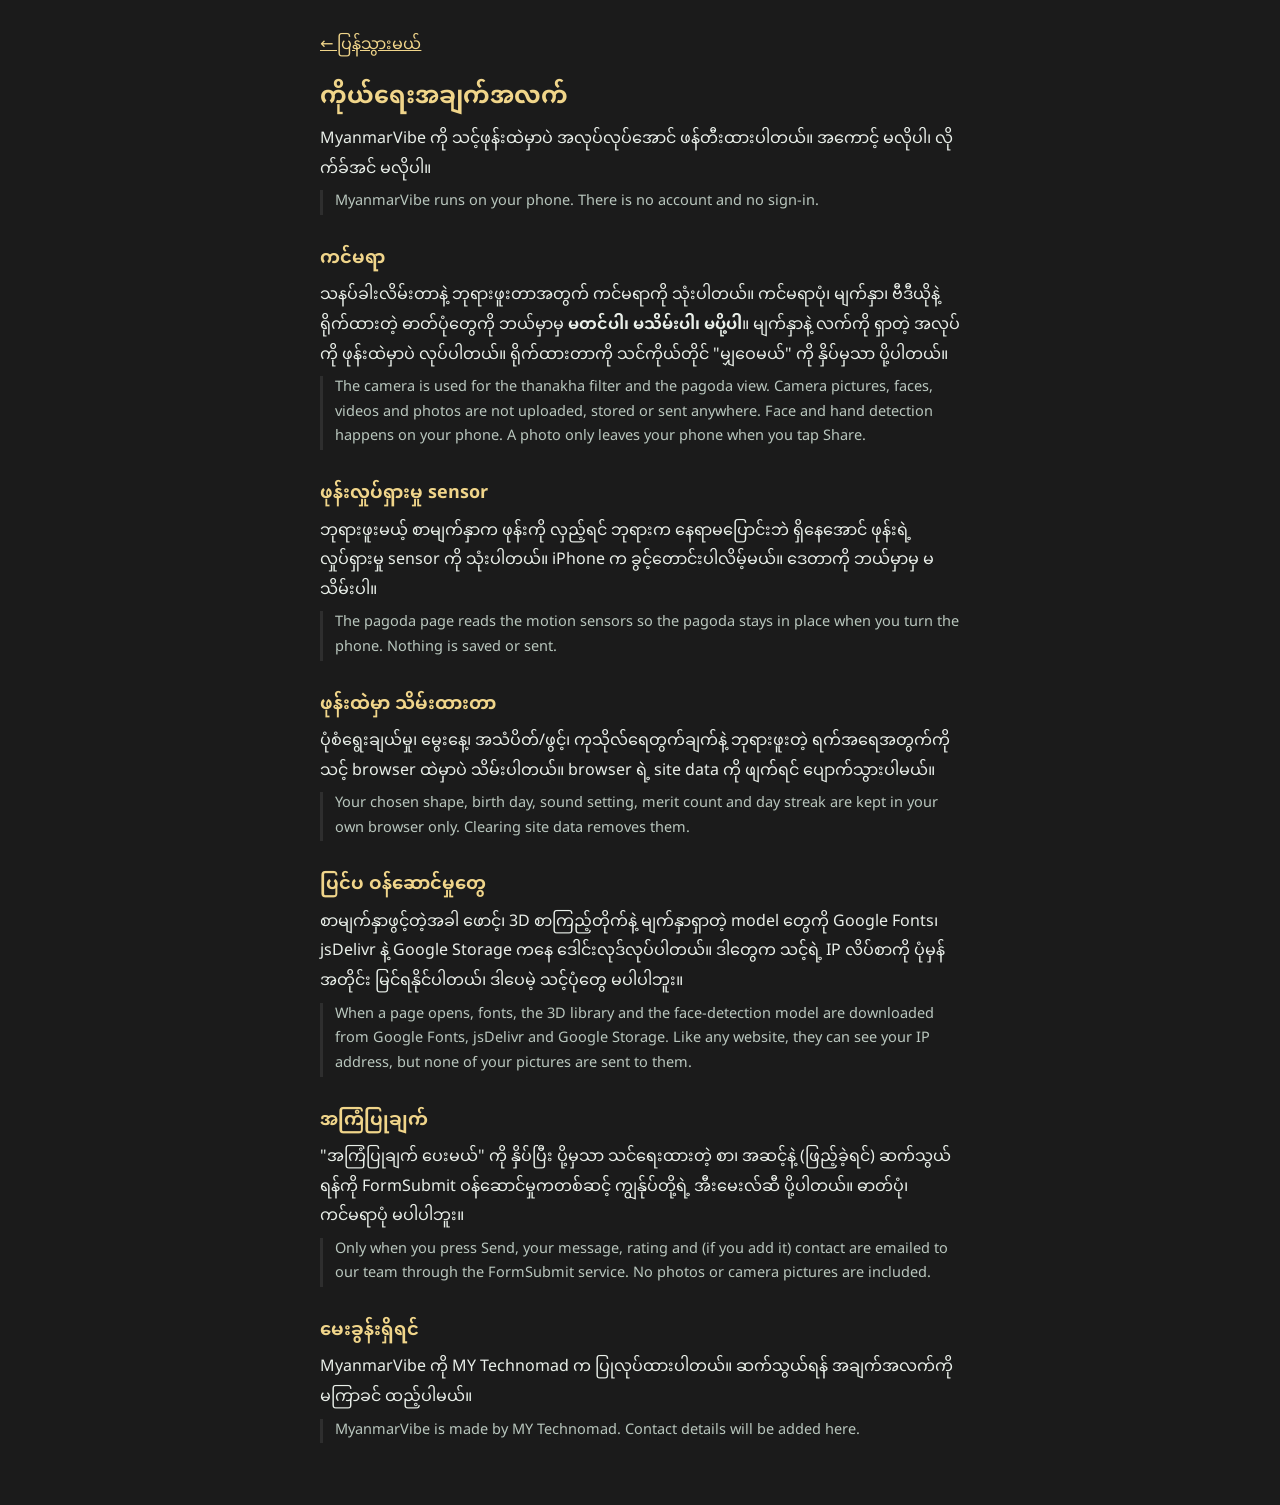
<file: privacy.html>
<!doctype html>
<html lang="my">
<head>
  <meta charset="utf-8" />
  <meta name="viewport" content="width=device-width, initial-scale=1, viewport-fit=cover" />
  <meta name="theme-color" content="#202020" />
  <title>ကိုယ်ရေးအချက်အလက် · Privacy · MyanmarVibe</title>
  <meta name="description" content="MyanmarVibe သည် သင့်ကင်မရာပုံကို ဖုန်းထဲမှာပဲ အလုပ်လုပ်ပါတယ်။ How MyanmarVibe treats your data." />
  <link rel="icon" href="logo.svg" type="image/svg+xml" />
  <link rel="preconnect" href="https://fonts.googleapis.com" />
  <link rel="preconnect" href="https://fonts.gstatic.com" crossorigin />
  <link href="https://fonts.googleapis.com/css2?family=Noto+Sans+Myanmar:wght@400;700&display=swap" rel="stylesheet" />
  <style>
    :root { color-scheme: dark; }
    body { margin: 0; background: #1b1b1b; color: #e9efe9; font: 16px/1.85 "Noto Sans Myanmar", "Myanmar Text", system-ui, sans-serif; }
    main { max-width: 640px; margin: 0 auto; padding: 24px 18px 56px; }
    h1 { font-size: 24px; color: #f0d58a; margin: 8px 0 4px; line-height: 1.8; }
    h2 { font-size: 18px; color: #f0d58a; margin: 28px 0 4px; line-height: 1.8; }
    p, li { margin: 6px 0; }
    ul { padding-left: 22px; }
    a { color: #f0d58a; }
    .en { color: #b9c7be; font-size: 14.5px; line-height: 1.7; border-left: 3px solid #2e2e2e; padding-left: 12px; margin-top: 4px; }
    .back { display: inline-block; min-height: 44px; line-height: 44px; }
  </style>
</head>
<body>
<main>
  <a class="back" href="index.html">← ပြန်သွားမယ်</a>
  <h1>ကိုယ်ရေးအချက်အလက်</h1>
  <p>MyanmarVibe ကို သင့်ဖုန်းထဲမှာပဲ အလုပ်လုပ်အောင် ဖန်တီးထားပါတယ်။ အကောင့် မလိုပါ၊ လိုက်ခ်အင် မလိုပါ။</p>
  <p class="en">MyanmarVibe runs on your phone. There is no account and no sign-in.</p>

  <h2>ကင်မရာ</h2>
  <p>သနပ်ခါးလိမ်းတာနဲ့ ဘုရားဖူးတာအတွက် ကင်မရာကို သုံးပါတယ်။ ကင်မရာပုံ၊ မျက်နှာ၊ ဗီဒီယိုနဲ့ ရိုက်ထားတဲ့ ဓာတ်ပုံတွေကို ဘယ်မှာမှ <b>မတင်ပါ၊ မသိမ်းပါ၊ မပို့ပါ</b>။ မျက်နှာနဲ့ လက်ကို ရှာတဲ့ အလုပ်ကို ဖုန်းထဲမှာပဲ လုပ်ပါတယ်။ ရိုက်ထားတာကို သင်ကိုယ်တိုင် "မျှဝေမယ်" ကို နှိပ်မှသာ ပို့ပါတယ်။</p>
  <p class="en">The camera is used for the thanakha filter and the pagoda view. Camera pictures, faces, videos and photos are not uploaded, stored or sent anywhere. Face and hand detection happens on your phone. A photo only leaves your phone when you tap Share.</p>

  <h2>ဖုန်းလှုပ်ရှားမှု sensor</h2>
  <p>ဘုရားဖူးမယ့် စာမျက်နှာက ဖုန်းကို လှည့်ရင် ဘုရားက နေရာမပြောင်းဘဲ ရှိနေအောင် ဖုန်းရဲ့ လှုပ်ရှားမှု sensor ကို သုံးပါတယ်။ iPhone က ခွင့်တောင်းပါလိမ့်မယ်။ ဒေတာကို ဘယ်မှာမှ မသိမ်းပါ။</p>
  <p class="en">The pagoda page reads the motion sensors so the pagoda stays in place when you turn the phone. Nothing is saved or sent.</p>

  <h2>ဖုန်းထဲမှာ သိမ်းထားတာ</h2>
  <p>ပုံစံရွေးချယ်မှု၊ မွေးနေ့၊ အသံပိတ်/ဖွင့်၊ ကုသိုလ်ရေတွက်ချက်နဲ့ ဘုရားဖူးတဲ့ ရက်အရေအတွက်ကို သင့် browser ထဲမှာပဲ သိမ်းပါတယ်။ browser ရဲ့ site data ကို ဖျက်ရင် ပျောက်သွားပါမယ်။</p>
  <p class="en">Your chosen shape, birth day, sound setting, merit count and day streak are kept in your own browser only. Clearing site data removes them.</p>

  <h2>ပြင်ပ ဝန်ဆောင်မှုတွေ</h2>
  <p>စာမျက်နှာဖွင့်တဲ့အခါ ဖောင့်၊ 3D စာကြည့်တိုက်နဲ့ မျက်နှာရှာတဲ့ model တွေကို Google Fonts၊ jsDelivr နဲ့ Google Storage ကနေ ဒေါင်းလုဒ်လုပ်ပါတယ်။ ဒါတွေက သင့်ရဲ့ IP လိပ်စာကို ပုံမှန်အတိုင်း မြင်ရနိုင်ပါတယ်၊ ဒါပေမဲ့ သင့်ပုံတွေ မပါပါဘူး။</p>
  <p class="en">When a page opens, fonts, the 3D library and the face-detection model are downloaded from Google Fonts, jsDelivr and Google Storage. Like any website, they can see your IP address, but none of your pictures are sent to them.</p>

  <h2>အကြံပြုချက်</h2>
  <p>"အကြံပြုချက် ပေးမယ်" ကို နှိပ်ပြီး ပို့မှသာ သင်ရေးထားတဲ့ စာ၊ အဆင့်နဲ့ (ဖြည့်ခဲ့ရင်) ဆက်သွယ်ရန်ကို FormSubmit ဝန်ဆောင်မှုကတစ်ဆင့် ကျွန်ုပ်တို့ရဲ့ အီးမေးလ်ဆီ ပို့ပါတယ်။ ဓာတ်ပုံ၊ ကင်မရာပုံ မပါပါဘူး။</p>
  <p class="en">Only when you press Send, your message, rating and (if you add it) contact are emailed to our team through the FormSubmit service. No photos or camera pictures are included.</p>

  <h2>မေးခွန်းရှိရင်</h2>
  <p>MyanmarVibe ကို MY Technomad က ပြုလုပ်ထားပါတယ်။ ဆက်သွယ်ရန် အချက်အလက်ကို မကြာခင် ထည့်ပါမယ်။</p>
  <p class="en">MyanmarVibe is made by MY Technomad. Contact details will be added here.</p>
</main>
</body>
</html>
</file>
